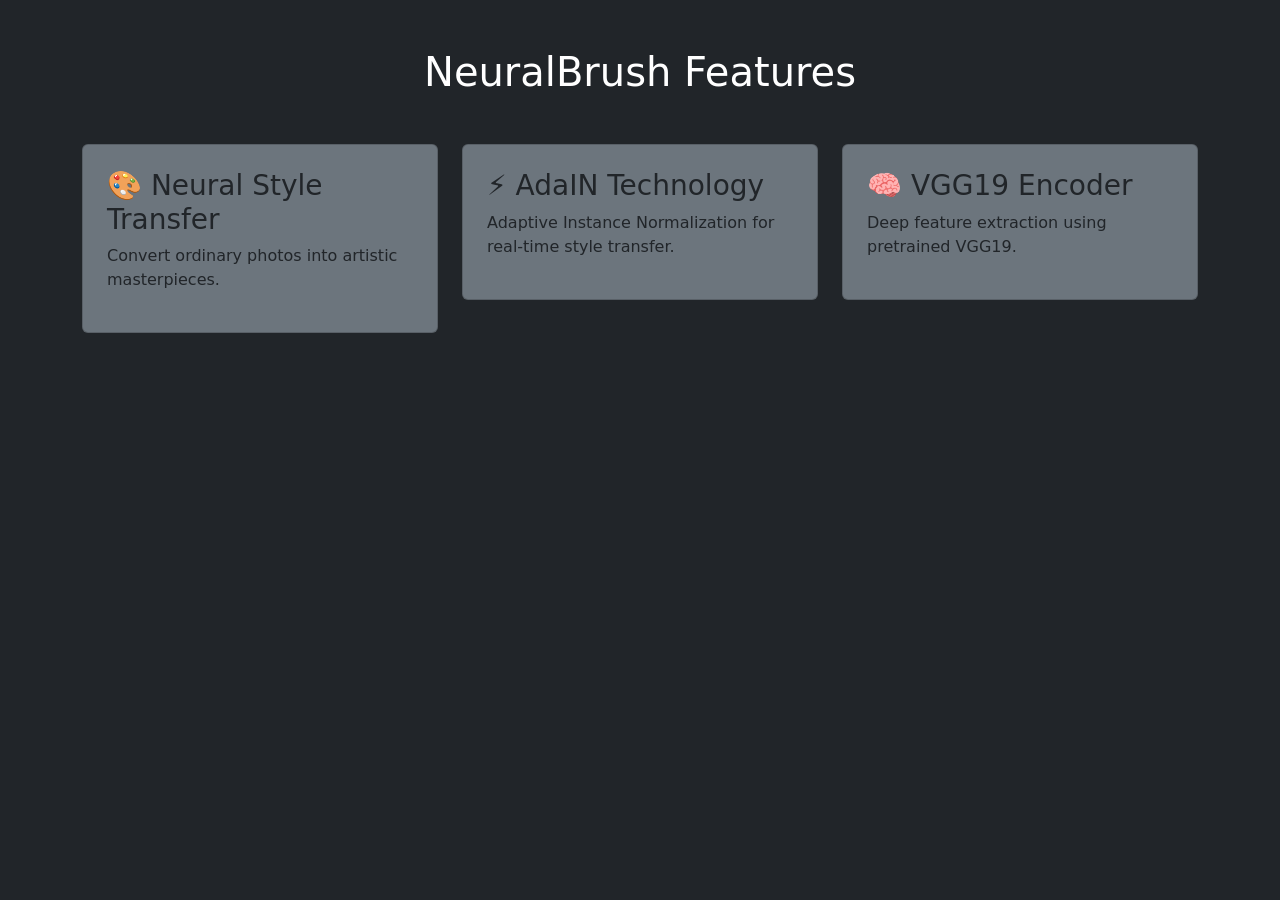
<file: templates/features.html>
<!DOCTYPE html>
<html>
<head>
    <title>Features</title>

    <link href="https://cdn.jsdelivr.net/npm/bootstrap@5.3.0/dist/css/bootstrap.min.css"
          rel="stylesheet">
</head>

<body class="bg-dark text-white">

<div class="container mt-5">

    <h1 class="text-center mb-5">
        NeuralBrush Features
    </h1>

    <div class="row">

        <div class="col-md-4">

            <div class="card bg-secondary p-4">

                <h3>🎨 Neural Style Transfer</h3>

                <p>
                    Convert ordinary photos into artistic masterpieces.
                </p>

            </div>

        </div>

        <div class="col-md-4">

            <div class="card bg-secondary p-4">

                <h3>⚡ AdaIN Technology</h3>

                <p>
                    Adaptive Instance Normalization for real-time style transfer.
                </p>

            </div>

        </div>

        <div class="col-md-4">

            <div class="card bg-secondary p-4">

                <h3>🧠 VGG19 Encoder</h3>

                <p>
                    Deep feature extraction using pretrained VGG19.
                </p>

            </div>

        </div>

    </div>

</div>

</body>
</html>
</file>
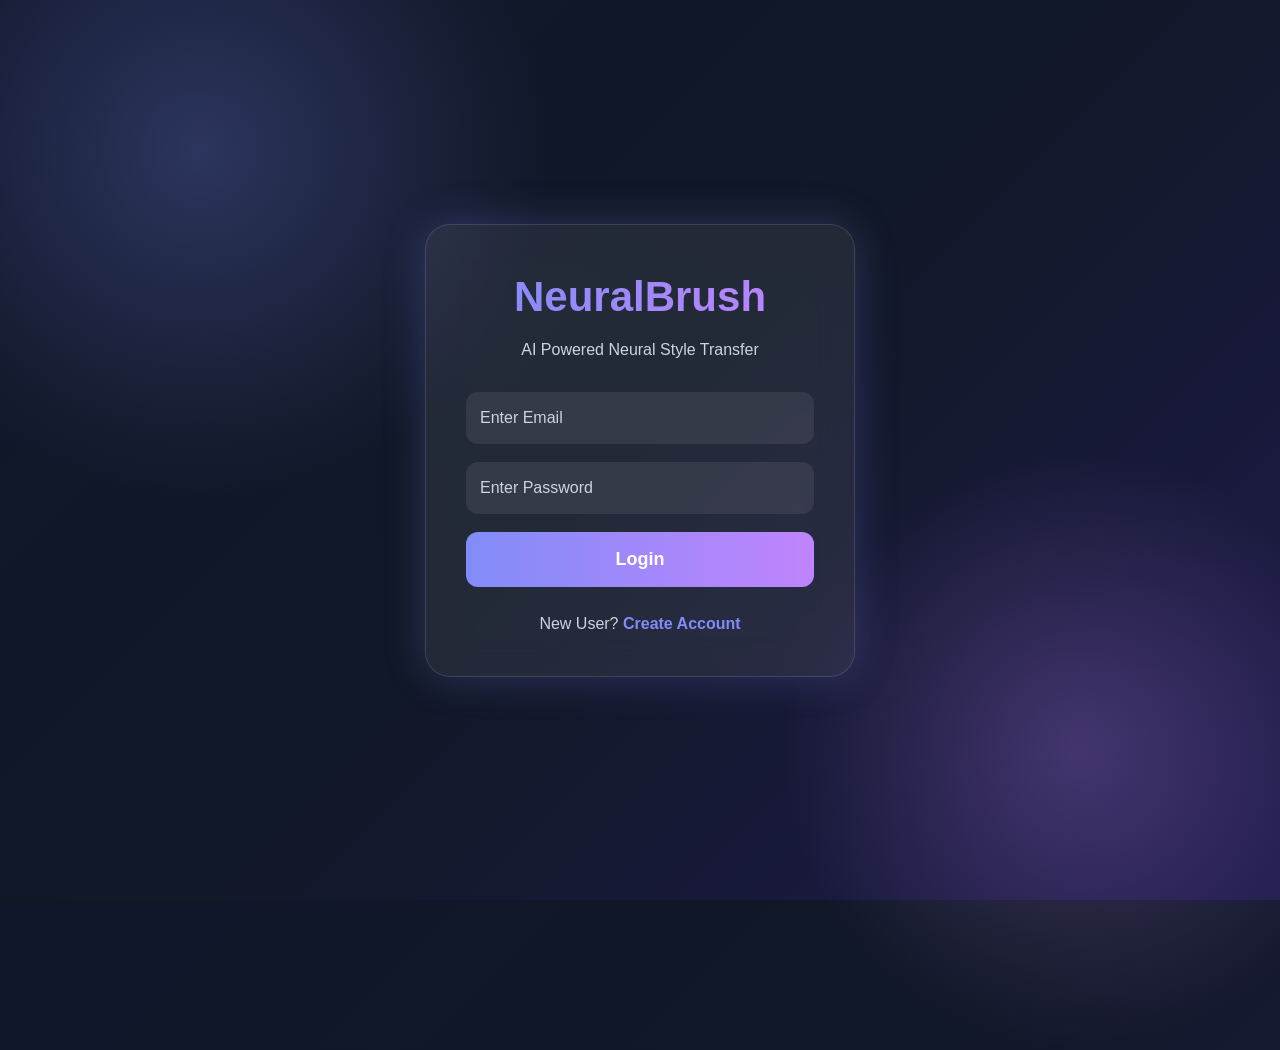
<file: templates/login.html>
<!DOCTYPE html>
<html lang="en">
<head>
    <meta charset="UTF-8">
    <meta name="viewport" content="width=device-width, initial-scale=1.0">
    <title>Login - NeuralBrush</title>

    <link href="https://cdn.jsdelivr.net/npm/bootstrap@5.3.0/dist/css/bootstrap.min.css" rel="stylesheet">

    <style>

        *{
            margin:0;
            padding:0;
            box-sizing:border-box;
        }

        body{
            min-height:100vh;
            display:flex;
            justify-content:center;
            align-items:center;
            font-family:'Segoe UI',sans-serif;
            overflow:hidden;

            background:
            linear-gradient(
                135deg,
                #0f172a,
                #111827,
                #1e1b4b
            );
        }

        body::before{
            content:'';
            position:absolute;
            width:700px;
            height:700px;
            background:
            radial-gradient(
                circle,
                rgba(129,140,248,.25),
                transparent 70%
            );
            top:-200px;
            left:-150px;
        }

        body::after{
            content:'';
            position:absolute;
            width:600px;
            height:600px;
            background:
            radial-gradient(
                circle,
                rgba(192,132,252,.25),
                transparent 70%
            );
            bottom:-150px;
            right:-100px;
        }

        .login-card{

            width:430px;

            padding:40px;

            border-radius:25px;

            background:
            rgba(255,255,255,.08);

            backdrop-filter:blur(20px);

            border:
            1px solid rgba(255,255,255,.12);

            box-shadow:
            0 0 40px rgba(129,140,248,.25);

            position:relative;

            z-index:10;
        }

        .logo{

            text-align:center;

            font-size:42px;

            font-weight:700;

            margin-bottom:10px;

            background:
            linear-gradient(
                90deg,
                #818cf8,
                #c084fc
            );

            -webkit-background-clip:text;
            -webkit-text-fill-color:transparent;
        }

        .subtitle{

            text-align:center;

            color:#cbd5e1;

            margin-bottom:30px;
        }

        .form-control{

            background:
            rgba(255,255,255,.08);

            border:none;

            color:white;

            padding:14px;

            border-radius:12px;

            margin-bottom:18px;
        }

        .form-control:focus{

            background:
            rgba(255,255,255,.12);

            color:white;

            border:
            1px solid #818cf8;

            box-shadow:none;
        }

        .form-control::placeholder{
            color:#cbd5e1;
        }

        .login-btn{

            width:100%;

            padding:14px;

            border:none;

            border-radius:12px;

            font-size:18px;

            font-weight:600;

            color:white;

            background:
            linear-gradient(
                90deg,
                #818cf8,
                #c084fc
            );

            transition:.3s;
        }

        .login-btn:hover{

            transform:translateY(-3px);

            box-shadow:
            0 0 25px rgba(129,140,248,.6);
        }

        .register-link{

            margin-top:25px;

            text-align:center;

            color:#cbd5e1;
        }

        .register-link a{

            color:#818cf8;

            text-decoration:none;

            font-weight:600;
        }

        .register-link a:hover{
            color:#c084fc;
        }

    </style>

</head>

<body>

    <div class="login-card">

        <div class="logo">
            NeuralBrush
        </div>

        <div class="subtitle">
            AI Powered Neural Style Transfer
        </div>

        <form method="POST">

            <input
                type="email"
                name="email"
                class="form-control"
                placeholder="Enter Email"
                required
            >

            <input
                type="password"
                name="password"
                class="form-control"
                placeholder="Enter Password"
                required
            >

            <button
                type="submit"
                class="login-btn"
            >
                Login
            </button>

        </form>

        <div class="register-link">

            New User?

            <a href="{{ url_for('register') }}">
                Create Account
            </a>

        </div>

    </div>

</body>
</html>
</file>
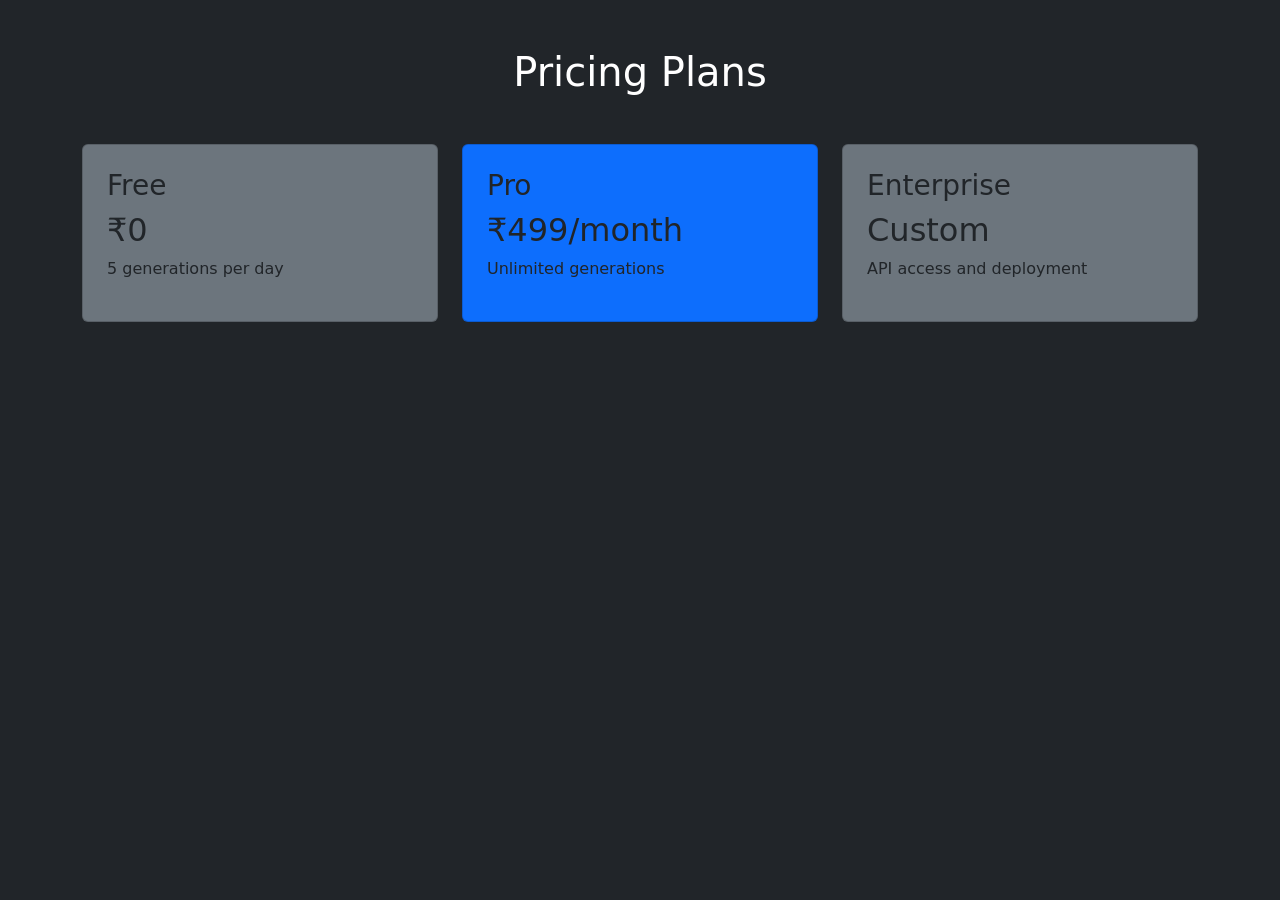
<file: templates/pricing.html>
<!DOCTYPE html>
<html>
<head>

<title>Pricing</title>

<link href="https://cdn.jsdelivr.net/npm/bootstrap@5.3.0/dist/css/bootstrap.min.css"
      rel="stylesheet">

</head>

<body class="bg-dark text-white">

<div class="container mt-5">

    <h1 class="text-center mb-5">
        Pricing Plans
    </h1>

    <div class="row">

        <div class="col-md-4">

            <div class="card bg-secondary p-4">

                <h3>Free</h3>

                <h2>₹0</h2>

                <p>
                    5 generations per day
                </p>

            </div>

        </div>

        <div class="col-md-4">

            <div class="card bg-primary p-4">

                <h3>Pro</h3>

                <h2>₹499/month</h2>

                <p>
                    Unlimited generations
                </p>

            </div>

        </div>

        <div class="col-md-4">

            <div class="card bg-secondary p-4">

                <h3>Enterprise</h3>

                <h2>Custom</h2>

                <p>
                    API access and deployment
                </p>

            </div>

        </div>

    </div>

</div>

</body>
</html>
</file>
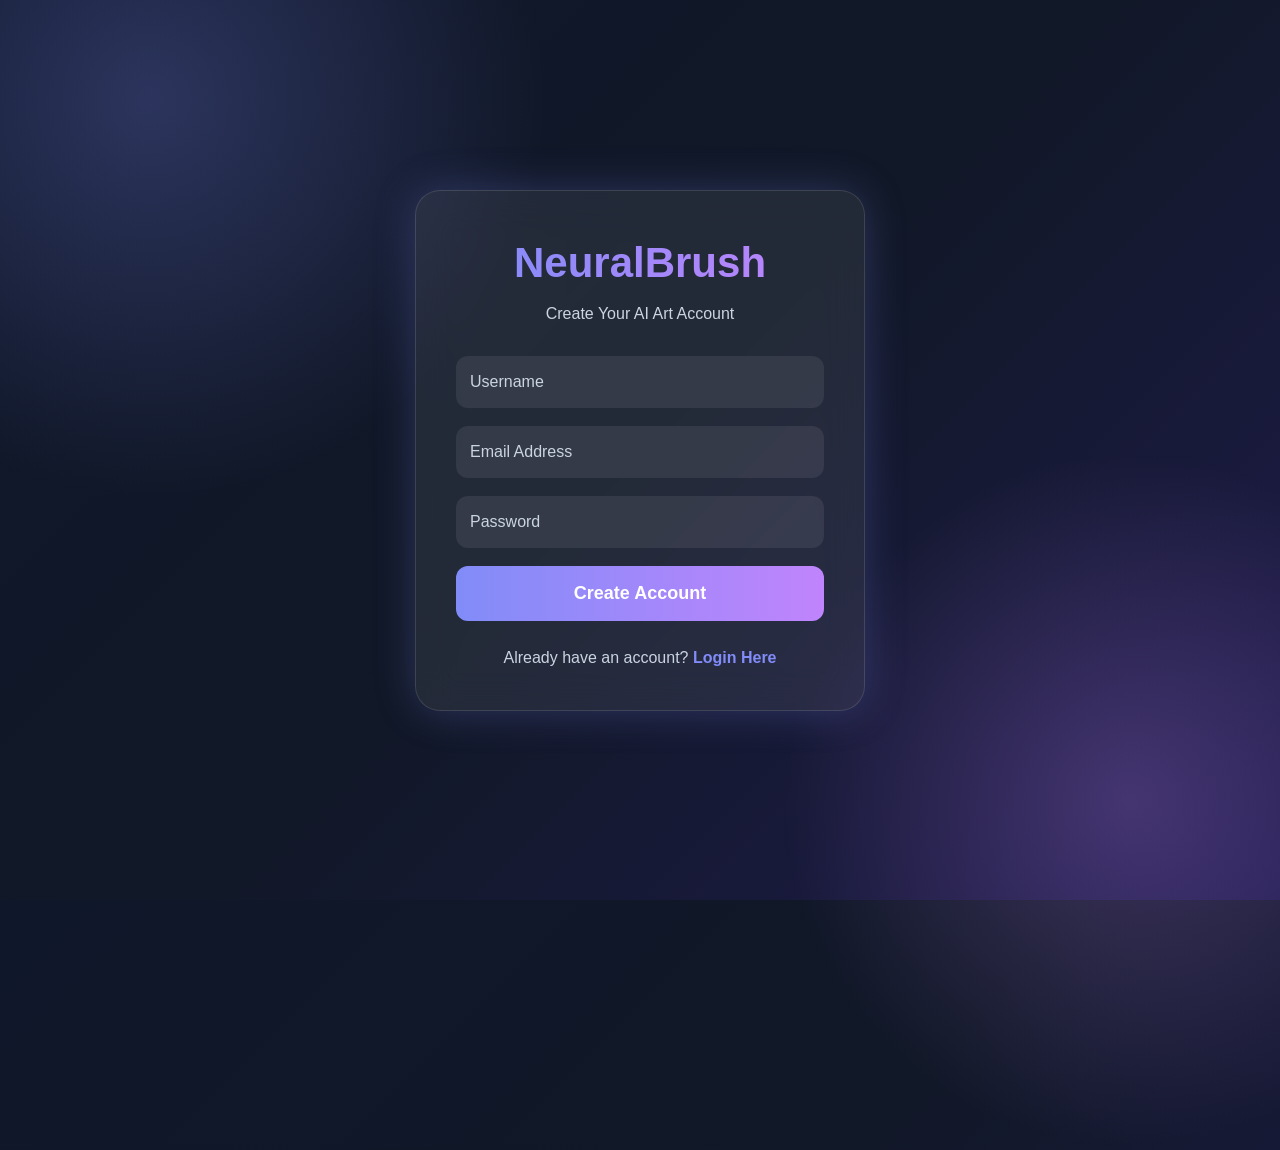
<file: templates/register.html>
<!DOCTYPE html>
<html lang="en">

<head>

    <meta charset="UTF-8">

    <meta name="viewport" content="width=device-width, initial-scale=1.0">

    <title>Register - NeuralBrush</title>

    <link href="https://cdn.jsdelivr.net/npm/bootstrap@5.3.0/dist/css/bootstrap.min.css"
          rel="stylesheet">

    <style>

        *{
            margin:0;
            padding:0;
            box-sizing:border-box;
        }

        body{
            min-height:100vh;
            display:flex;
            justify-content:center;
            align-items:center;
            overflow:hidden;
            font-family:'Segoe UI',sans-serif;

            background:
            linear-gradient(
                135deg,
                #0f172a,
                #111827,
                #1e1b4b
            );
        }

        body::before{
            content:'';
            position:absolute;
            width:800px;
            height:800px;
            border-radius:50%;

            background:
            radial-gradient(
                circle,
                rgba(129,140,248,.25),
                transparent 70%
            );

            top:-300px;
            left:-250px;
        }

        body::after{
            content:'';
            position:absolute;
            width:700px;
            height:700px;
            border-radius:50%;

            background:
            radial-gradient(
                circle,
                rgba(192,132,252,.25),
                transparent 70%
            );

            bottom:-250px;
            right:-200px;
        }

        .register-card{

            width:450px;

            padding:40px;

            border-radius:25px;

            background:
            rgba(255,255,255,.08);

            backdrop-filter:blur(20px);

            border:
            1px solid rgba(255,255,255,.12);

            box-shadow:
            0 0 40px rgba(129,140,248,.25);

            z-index:10;
        }

        .logo{

            text-align:center;

            font-size:42px;

            font-weight:700;

            margin-bottom:8px;

            background:
            linear-gradient(
                90deg,
                #818cf8,
                #c084fc
            );

            -webkit-background-clip:text;
            -webkit-text-fill-color:transparent;
        }

        .subtitle{

            text-align:center;

            color:#cbd5e1;

            margin-bottom:30px;
        }

        .form-control{

            background:
            rgba(255,255,255,.08);

            border:none;

            color:white;

            padding:14px;

            margin-bottom:18px;

            border-radius:12px;
        }

        .form-control:focus{

            background:
            rgba(255,255,255,.12);

            border:
            1px solid #818cf8;

            box-shadow:none;

            color:white;
        }

        .form-control::placeholder{
            color:#cbd5e1;
        }

        .register-btn{

            width:100%;

            padding:14px;

            border:none;

            border-radius:12px;

            font-size:18px;

            font-weight:600;

            color:white;

            background:
            linear-gradient(
                90deg,
                #818cf8,
                #c084fc
            );

            transition:.3s;
        }

        .register-btn:hover{

            transform:translateY(-3px);

            box-shadow:
            0 0 25px rgba(129,140,248,.6);
        }

        .login-link{

            margin-top:25px;

            text-align:center;

            color:#cbd5e1;
        }

        .login-link a{

            color:#818cf8;

            text-decoration:none;

            font-weight:600;
        }

        .login-link a:hover{
            color:#c084fc;
        }

        .network-dot{

            position:absolute;

            width:6px;

            height:6px;

            background:#818cf8;

            border-radius:50%;

            opacity:.4;
        }

    </style>

</head>

<body>

    <div class="register-card">

        <div class="logo">
            NeuralBrush
        </div>

        <div class="subtitle">
            Create Your AI Art Account
        </div>

        <form method="POST">

            <input
                type="text"
                name="username"
                class="form-control"
                placeholder="Username"
                required
            >

            <input
                type="email"
                name="email"
                class="form-control"
                placeholder="Email Address"
                required
            >

            <input
                type="password"
                name="password"
                class="form-control"
                placeholder="Password"
                required
            >

            <button
                type="submit"
                class="register-btn"
            >
                Create Account
            </button>

        </form>

        <div class="login-link">

            Already have an account?

            <a href="{{ url_for('login') }}">
                Login Here
            </a>

        </div>

    </div>

</body>

</html>
</file>
